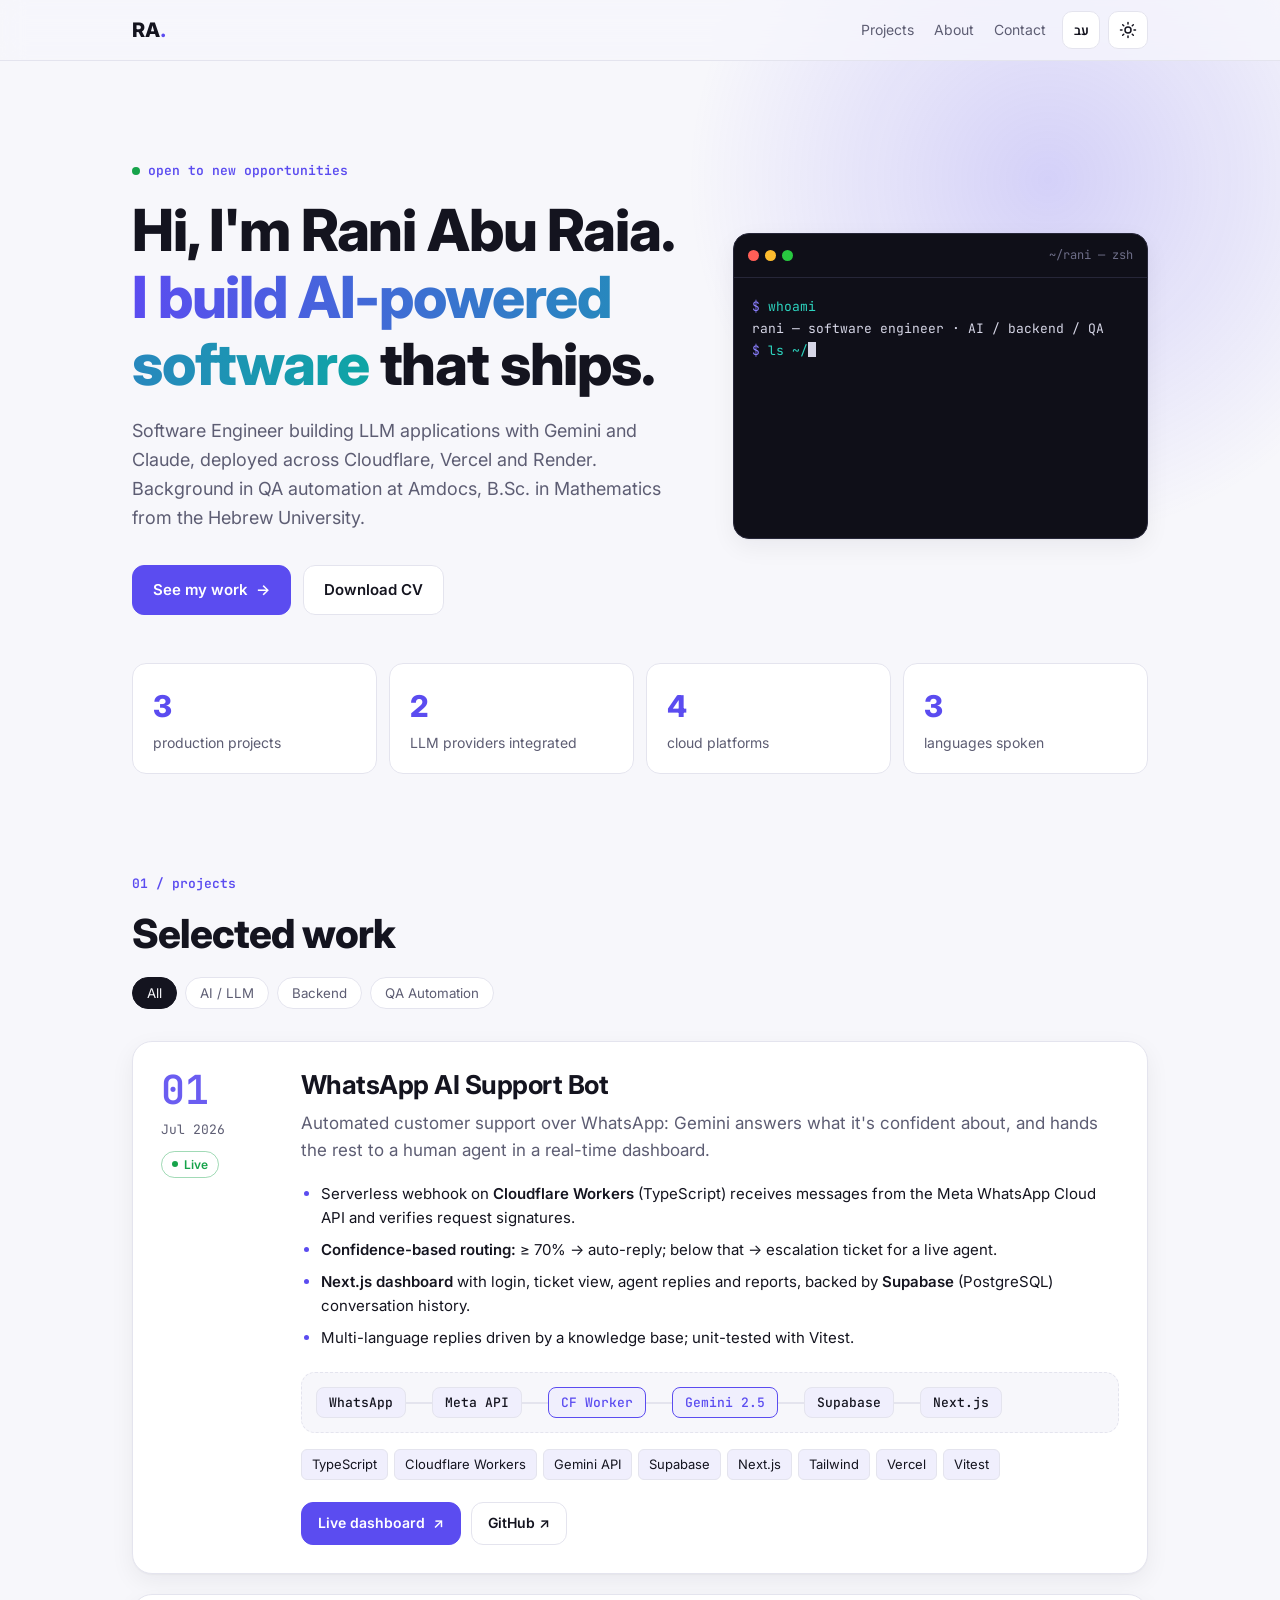
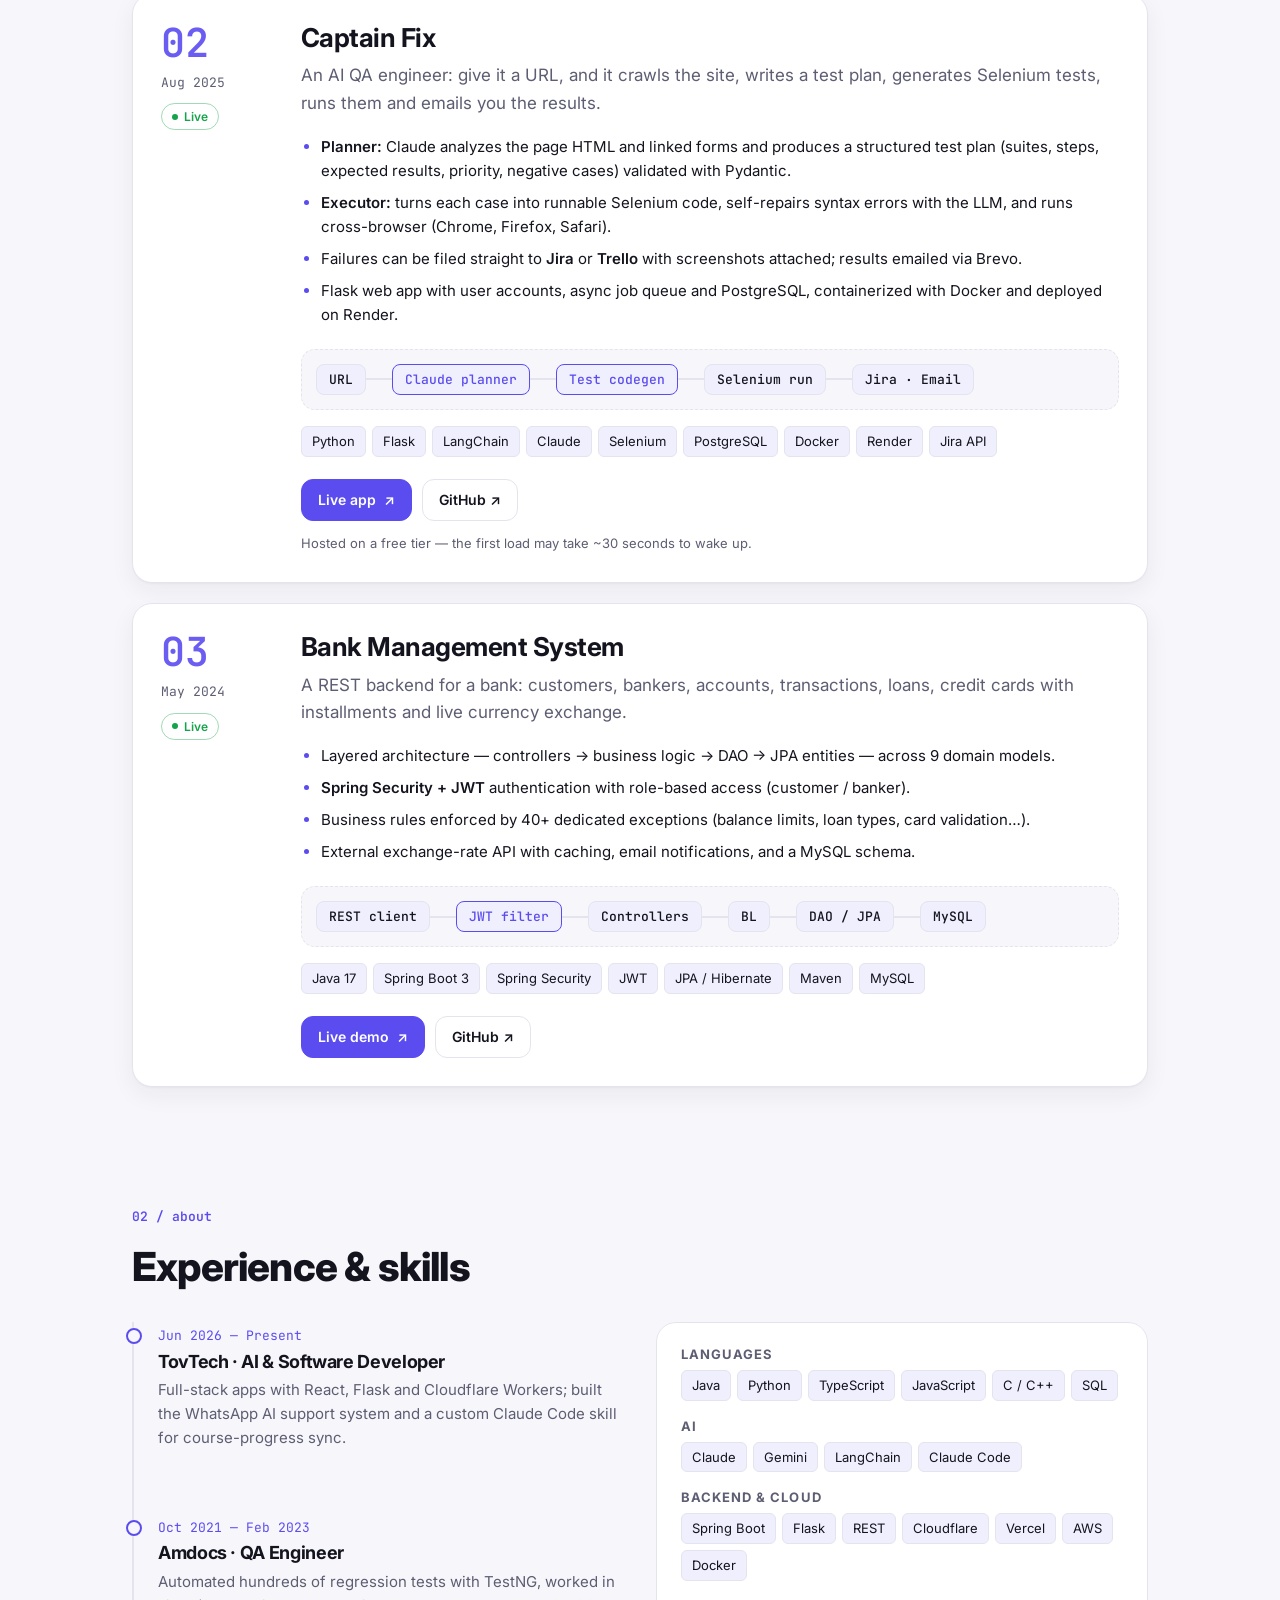
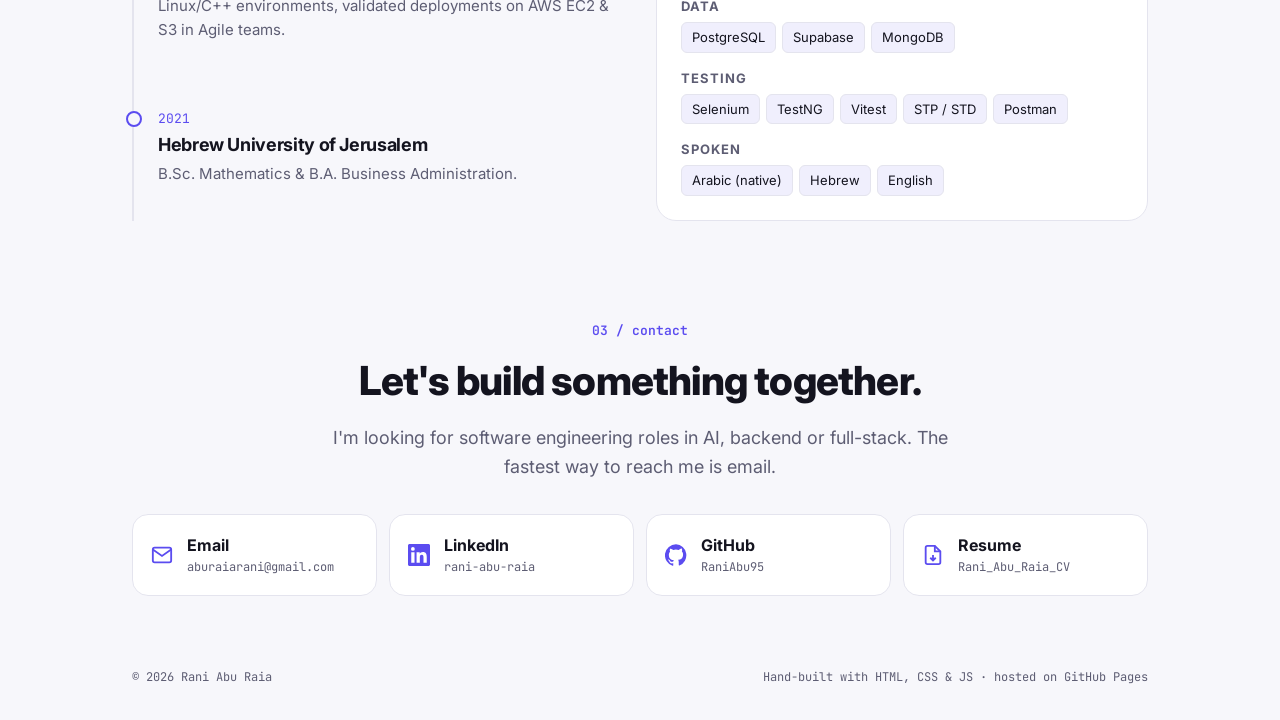
<file: index.html>
<!doctype html>
<html lang="en" dir="ltr">
<head>
  <meta charset="utf-8">
  <meta name="viewport" content="width=device-width, initial-scale=1">
  <title>Rani Abu Raia · Portfolio</title>
  <meta name="description" content="Rani Abu Raia — Software Engineer building LLM applications. Projects: Captain Fix, WhatsApp AI Support Bot, Bank Management System.">
  <meta property="og:title" content="Rani Abu Raia · Portfolio">
  <meta property="og:description" content="Software Engineer building LLM applications (Gemini, Claude), deployed across cloud platforms.">
  <meta property="og:type" content="website">
  <meta property="og:url" content="https://rani-support.com/">
  <meta property="og:site_name" content="Rani Abu Raia">
  <meta property="og:image" content="https://rani-support.com/assets/og-image.png">
  <meta property="og:image:width" content="1200">
  <meta property="og:image:height" content="630">
  <meta property="og:image:alt" content="Rani Abu Raia — I build AI-powered software. Software Engineer, LLM applications, QA Automation.">
  <meta name="twitter:card" content="summary_large_image">
  <meta name="twitter:title" content="Rani Abu Raia · Portfolio">
  <meta name="twitter:description" content="Software Engineer building LLM applications (Gemini, Claude), deployed across cloud platforms.">
  <meta name="twitter:image" content="https://rani-support.com/assets/og-image.png">
  <link rel="icon" href="data:image/svg+xml,<svg xmlns='http://www.w3.org/2000/svg' viewBox='0 0 64 64'><rect width='64' height='64' rx='14' fill='%236d5efc'/><text x='32' y='42' font-family='monospace' font-size='28' font-weight='700' fill='white' text-anchor='middle'>RA</text></svg>">
  <link rel="preconnect" href="https://fonts.googleapis.com">
  <link rel="preconnect" href="https://fonts.gstatic.com" crossorigin>
  <link href="https://fonts.googleapis.com/css2?family=Inter:wght@400;500;600;700;800&family=Heebo:wght@400;500;700;800&family=JetBrains+Mono:wght@400;600&display=swap" rel="stylesheet">
  <link rel="stylesheet" href="style.css">
  <script>
    // Apply saved language/theme before paint to avoid a flash.
    try {
      var l = localStorage.getItem('lang'); if (l === 'he') { document.documentElement.lang = 'he'; document.documentElement.dir = 'rtl'; }
      var t = localStorage.getItem('theme'); if (t) document.documentElement.dataset.theme = t;
    } catch (e) {}
  </script>
</head>
<body>
  <header class="nav">
    <div class="wrap nav-inner">
      <a class="logo" href="#top">RA<span>.</span></a>
      <nav class="nav-links">
        <a href="#projects"><span lang="en">Projects</span><span lang="he">פרויקטים</span></a>
        <a href="#about"><span lang="en">About</span><span lang="he">עליי</span></a>
        <a href="#contact"><span lang="en">Contact</span><span lang="he">צור קשר</span></a>
      </nav>
      <div class="nav-actions">
        <button class="icon-btn" id="lang-toggle" aria-label="Switch language">
          <span lang="en">עב</span><span lang="he">EN</span>
        </button>
        <button class="icon-btn" id="theme-toggle" aria-label="Toggle theme">
          <svg class="i-sun" viewBox="0 0 24 24" width="18" height="18" fill="none" stroke="currentColor" stroke-width="2" stroke-linecap="round"><circle cx="12" cy="12" r="4"/><path d="M12 2v2M12 20v2M4.9 4.9l1.4 1.4M17.7 17.7l1.4 1.4M2 12h2M20 12h2M4.9 19.1l1.4-1.4M17.7 6.3l1.4-1.4"/></svg>
          <svg class="i-moon" viewBox="0 0 24 24" width="18" height="18" fill="none" stroke="currentColor" stroke-width="2" stroke-linecap="round"><path d="M21 12.8A9 9 0 1 1 11.2 3a7 7 0 0 0 9.8 9.8z"/></svg>
        </button>
      </div>
    </div>
  </header>

  <main id="top">
    <!-- HERO -->
    <section class="hero wrap">
      <div class="hero-text">
        <p class="eyebrow mono"><span class="dot"></span><span lang="en">Open to new opportunities</span><span lang="he">פתוח להזדמנויות חדשות</span></p>
        <h1>
          <span lang="en">Hi, I'm Rani Abu Raia.<br><span class="grad">I build AI-powered software</span> that ships.</span>
          <span lang="he">היי, אני ראני אבו ריא.<br><span class="grad">אני בונה תוכנה מבוססת AI</span> שעולה לאוויר.</span>
        </h1>
        <p class="lead">
          <span lang="en">Software Engineer building LLM applications with Gemini and Claude, deployed across Cloudflare, Vercel and Render. Background in QA automation at Amdocs, B.Sc. in Mathematics from the Hebrew University.</span>
          <span lang="he">מהנדס תוכנה שבונה אפליקציות LLM עם Gemini ו-Claude, ומפרסם אותן על Cloudflare, Vercel ו-Render. רקע באוטומציית QA באמדוקס, ותואר ראשון במתמטיקה מהאוניברסיטה העברית.</span>
        </p>
        <div class="cta">
          <a class="btn primary" href="#projects"><span lang="en">See my work</span><span lang="he">לפרויקטים שלי</span> <span class="arrow">→</span></a>
          <a class="btn" href="assets/Rani_Abu_Raia_CV.pdf" data-cv download><span lang="en">Download CV</span><span lang="he">הורדת קורות חיים</span></a>
        </div>
      </div>

      <div class="terminal" aria-hidden="true">
        <div class="term-bar"><i></i><i></i><i></i><span class="mono">~/rani — zsh</span></div>
        <pre class="mono" id="term"></pre>
      </div>
    </section>

    <!-- STATS -->
    <section class="wrap stats">
      <div class="stat"><b>3</b><span lang="en">production projects</span><span lang="he">פרויקטים באוויר</span></div>
      <div class="stat"><b>2</b><span lang="en">LLM providers integrated</span><span lang="he">ספקי LLM משולבים</span></div>
      <div class="stat"><b>4</b><span lang="en">cloud platforms</span><span lang="he">פלטפורמות ענן</span></div>
      <div class="stat"><b>3</b><span lang="en">languages spoken</span><span lang="he">שפות מדוברות</span></div>
    </section>

    <!-- PROJECTS -->
    <section id="projects" class="wrap section">
      <div class="section-head">
        <p class="eyebrow mono">01 / <span lang="en">projects</span><span lang="he">פרויקטים</span></p>
        <h2><span lang="en">Selected work</span><span lang="he">עבודות נבחרות</span></h2>
        <div class="filters" role="tablist">
          <button class="chip active" data-filter="all"><span lang="en">All</span><span lang="he">הכל</span></button>
          <button class="chip" data-filter="ai">AI / LLM</button>
          <button class="chip" data-filter="backend">Backend</button>
          <button class="chip" data-filter="qa"><span lang="en">QA Automation</span><span lang="he">אוטומציית QA</span></button>
        </div>
      </div>

      <!-- WhatsApp -->
      <article class="project reveal" data-tags="ai backend">
        <div class="p-meta">
          <span class="p-num mono">01</span>
          <span class="p-date mono">Jul 2026</span>
          <span class="badge live"><span class="dot"></span>Live</span>
        </div>
        <div class="p-body">
          <h3><span lang="en">WhatsApp AI Support Bot</span><span lang="he">בוט תמיכה AI בוואטסאפ</span></h3>
          <p class="p-tagline">
            <span lang="en">Automated customer support over WhatsApp: Gemini answers what it's confident about, and hands the rest to a human agent in a real-time dashboard.</span>
            <span lang="he">מערכת תמיכת לקוחות אוטומטית בוואטסאפ: Gemini עונה כשהוא בטוח בתשובה, ומעביר את השאר לנציג אנושי בדשבורד בזמן אמת.</span>
          </p>
          <ul class="p-points">
            <li><span lang="en">Serverless webhook on <b>Cloudflare Workers</b> (TypeScript) receives messages from the Meta WhatsApp Cloud API and verifies request signatures.</span><span lang="he"><b>Webhook</b> ללא שרת על Cloudflare Workers ‏(TypeScript) שמקבל הודעות מ-Meta WhatsApp Cloud API ומאמת חתימות.</span></li>
            <li><span lang="en"><b>Confidence-based routing:</b> ≥ 70% → auto-reply; below that → escalation ticket for a live agent.</span><span lang="he"><b>ניתוב לפי רמת ביטחון:</b> מעל 70% – תשובה אוטומטית; מתחת – פתיחת קריאה לנציג אנושי.</span></li>
            <li><span lang="en"><b>Next.js dashboard</b> with login, ticket view, agent replies and reports, backed by <b>Supabase</b> (PostgreSQL) conversation history.</span><span lang="he"><b>דשבורד Next.js</b> עם התחברות, ניהול קריאות, מענה של נציגים ודוחות, על גבי היסטוריית שיחות ב-<b>Supabase</b>.</span></li>
            <li><span lang="en">Multi-language replies driven by a knowledge base; unit-tested with Vitest.</span><span lang="he">תמיכה בריבוי שפות על בסיס מאגר ידע; בדיקות יחידה עם Vitest.</span></li>
          </ul>
          <div class="flow" aria-label="Architecture">
            <span class="node">WhatsApp</span><span class="edge"></span>
            <span class="node">Meta API</span><span class="edge"></span>
            <span class="node hl">CF Worker</span><span class="edge"></span>
            <span class="node hl">Gemini 2.5</span><span class="edge"></span>
            <span class="node">Supabase</span><span class="edge"></span>
            <span class="node">Next.js</span>
          </div>
          <div class="stack">
            <span>TypeScript</span><span>Cloudflare Workers</span><span>Gemini API</span><span>Supabase</span><span>Next.js</span><span>Tailwind</span><span>Vercel</span><span>Vitest</span>
          </div>
          <div class="p-links">
            <a class="btn primary sm" href="https://whatsapp.rani-support.com" target="_blank" rel="noopener"><span lang="en">Live dashboard</span><span lang="he">דשבורד חי</span> ↗</a>
            <a class="btn sm" href="https://github.com/RaniAbu95/whatsapp-support-bot" target="_blank" rel="noopener">GitHub ↗</a>
          </div>
        </div>
      </article>

      <!-- Captain Fix -->
      <article class="project reveal" data-tags="ai qa backend">
        <div class="p-meta">
          <span class="p-num mono">02</span>
          <span class="p-date mono">Aug 2025</span>
          <span class="badge live"><span class="dot"></span>Live</span>
        </div>
        <div class="p-body">
          <h3>Captain Fix</h3>
          <p class="p-tagline">
            <span lang="en">An AI QA engineer: give it a URL, and it crawls the site, writes a test plan, generates Selenium tests, runs them and emails you the results.</span>
            <span lang="he">מהנדס QA מבוסס AI: נותנים לו כתובת אתר, והוא סורק אותו, כותב תוכנית בדיקות, מייצר בדיקות Selenium, מריץ אותן ושולח את התוצאות במייל.</span>
          </p>
          <ul class="p-points">
            <li><span lang="en"><b>Planner:</b> Claude analyzes the page HTML and linked forms and produces a structured test plan (suites, steps, expected results, priority, negative cases) validated with Pydantic.</span><span lang="he"><b>Planner:</b> ‏Claude מנתח את ה-HTML של האתר ושל הטפסים המקושרים ומפיק תוכנית בדיקות מובנית (סוויטות, צעדים, תוצאה צפויה, עדיפות, בדיקות שליליות) שמאומתת עם Pydantic.</span></li>
            <li><span lang="en"><b>Executor:</b> turns each case into runnable Selenium code, self-repairs syntax errors with the LLM, and runs cross-browser (Chrome, Firefox, Safari).</span><span lang="he"><b>Executor:</b> ממיר כל מקרה בדיקה לקוד Selenium, מתקן שגיאות תחביר בעזרת ה-LLM, ומריץ על כמה דפדפנים (Chrome, Firefox, Safari).</span></li>
            <li><span lang="en">Failures can be filed straight to <b>Jira</b> or <b>Trello</b> with screenshots attached; results emailed via Brevo.</span><span lang="he">כשלונות נפתחים אוטומטית כבאגים ב-<b>Jira</b> או ב-<b>Trello</b> עם צילומי מסך; התוצאות נשלחות במייל דרך Brevo.</span></li>
            <li><span lang="en">Flask web app with user accounts, async job queue and PostgreSQL, containerized with Docker and deployed on Render.</span><span lang="he">אפליקציית Flask עם משתמשים, הרצה אסינכרונית ו-PostgreSQL, ארוזה ב-Docker ומפורסמת ב-Render.</span></li>
          </ul>
          <div class="flow" aria-label="Architecture">
            <span class="node">URL</span><span class="edge"></span>
            <span class="node hl">Claude planner</span><span class="edge"></span>
            <span class="node hl">Test codegen</span><span class="edge"></span>
            <span class="node">Selenium run</span><span class="edge"></span>
            <span class="node">Jira · Email</span>
          </div>
          <div class="stack">
            <span>Python</span><span>Flask</span><span>LangChain</span><span>Claude</span><span>Selenium</span><span>PostgreSQL</span><span>Docker</span><span>Render</span><span>Jira API</span>
          </div>
          <div class="p-links">
            <a class="btn primary sm" href="https://captain.rani-support.com/" target="_blank" rel="noopener"><span lang="en">Live app</span><span lang="he">אפליקציה חיה</span> ↗</a>
            <a class="btn sm" href="https://github.com/RaniAbu95/Captin-Fix-deployed" target="_blank" rel="noopener">GitHub ↗</a>
          </div>
          <p class="note"><span lang="en">Hosted on a free tier — the first load may take ~30 seconds to wake up.</span><span lang="he">מתארח בשכבה חינמית – הטעינה הראשונה עשויה לקחת כ-30 שניות.</span></p>
        </div>
      </article>

      <!-- Bank -->
      <article class="project reveal" data-tags="backend">
        <div class="p-meta">
          <span class="p-num mono">03</span>
          <span class="p-date mono">May 2024</span>
          <span class="badge live"><span class="dot"></span>Live</span>
        </div>
        <div class="p-body">
          <h3><span lang="en">Bank Management System</span><span lang="he">מערכת ניהול בנק</span></h3>
          <p class="p-tagline">
            <span lang="en">A REST backend for a bank: customers, bankers, accounts, transactions, loans, credit cards with installments and live currency exchange.</span>
            <span lang="he">שרת REST לבנק: לקוחות, בנקאים, חשבונות, העברות, הלוואות, כרטיסי אשראי עם תשלומים והמרת מטבע בזמן אמת.</span>
          </p>
          <ul class="p-points">
            <li><span lang="en">Layered architecture — controllers → business logic → DAO → JPA entities — across 9 domain models.</span><span lang="he">ארכיטקטורה בשכבות – Controllers ← לוגיקה עסקית ← DAO ← ישויות JPA – על פני 9 מודלים.</span></li>
            <li><span lang="en"><b>Spring Security + JWT</b> authentication with role-based access (customer / banker).</span><span lang="he">אימות עם <b>Spring Security + JWT</b> והרשאות לפי תפקיד (לקוח / בנקאי).</span></li>
            <li><span lang="en">Business rules enforced by 40+ dedicated exceptions (balance limits, loan types, card validation…).</span><span lang="he">כללים עסקיים שנאכפים דרך יותר מ-40 חריגות ייעודיות (מגבלות יתרה, סוגי הלוואות, אימות כרטיס…).</span></li>
            <li><span lang="en">External exchange-rate API with caching, email notifications, and a MySQL schema.</span><span lang="he">חיבור ל-API חיצוני לשערי מטבע עם Caching, התראות במייל וסכמת MySQL.</span></li>
          </ul>
          <div class="flow" aria-label="Architecture">
            <span class="node">REST client</span><span class="edge"></span>
            <span class="node hl">JWT filter</span><span class="edge"></span>
            <span class="node">Controllers</span><span class="edge"></span>
            <span class="node">BL</span><span class="edge"></span>
            <span class="node">DAO / JPA</span><span class="edge"></span>
            <span class="node">MySQL</span>
          </div>
          <div class="stack">
            <span>Java 17</span><span>Spring Boot 3</span><span>Spring Security</span><span>JWT</span><span>JPA / Hibernate</span><span>Maven</span><span>MySQL</span>
          </div>
          <div class="p-links">
            <a class="btn primary sm" href="https://bank.rani-support.com/login" target="_blank" rel="noopener"><span lang="en">Live demo</span><span lang="he">לאתר החי</span> ↗</a>
            <a class="btn sm" href="https://github.com/RaniAbu95/BANK" target="_blank" rel="noopener">GitHub ↗</a>
          </div>
        </div>
      </article>
    </section>

    <!-- ABOUT -->
    <section id="about" class="wrap section">
      <div class="section-head">
        <p class="eyebrow mono">02 / <span lang="en">about</span><span lang="he">עליי</span></p>
        <h2><span lang="en">Experience &amp; skills</span><span lang="he">ניסיון וכישורים</span></h2>
      </div>
      <div class="about-grid">
        <div class="timeline">
          <div class="t-item reveal">
            <span class="t-date mono">Jun 2026 — <span lang="en">Present</span><span lang="he">היום</span></span>
            <h4>TovTech · <span lang="en">AI &amp; Software Developer</span><span lang="he">מפתח AI ותוכנה</span></h4>
            <p><span lang="en">Full-stack apps with React, Flask and Cloudflare Workers; built the WhatsApp AI support system and a custom Claude Code skill for course-progress sync.</span><span lang="he">פיתוח Full-stack עם React, ‏Flask ו-Cloudflare Workers; בניית מערכת התמיכה בוואטסאפ ו-Skill מותאם ל-Claude Code לסנכרון התקדמות בקורסים.</span></p>
          </div>
          <div class="t-item reveal">
            <span class="t-date mono">Oct 2021 — Feb 2023</span>
            <h4>Amdocs · <span lang="en">QA Engineer</span><span lang="he">מהנדס QA</span></h4>
            <p><span lang="en">Automated hundreds of regression tests with TestNG, worked in Linux/C++ environments, validated deployments on AWS EC2 &amp; S3 in Agile teams.</span><span lang="he">אוטומציה של מאות בדיקות רגרסיה עם TestNG, עבודה בסביבות Linux/C++, ואימות פריסות על AWS EC2 ו-S3 בצוותי Agile.</span></p>
          </div>
          <div class="t-item reveal">
            <span class="t-date mono">2021</span>
            <h4><span lang="en">Hebrew University of Jerusalem</span><span lang="he">האוניברסיטה העברית בירושלים</span></h4>
            <p><span lang="en">B.Sc. Mathematics &amp; B.A. Business Administration.</span><span lang="he">B.Sc. במתמטיקה ו-B.A. במנהל עסקים.</span></p>
          </div>
        </div>
        <div class="skills reveal">
          <div class="s-group"><h5 lang="en">Languages</h5><h5 lang="he">שפות תכנות</h5><div class="stack"><span>Java</span><span>Python</span><span>TypeScript</span><span>JavaScript</span><span>C / C++</span><span>SQL</span></div></div>
          <div class="s-group"><h5>AI</h5><div class="stack"><span>Claude</span><span>Gemini</span><span>LangChain</span><span>Claude Code</span></div></div>
          <div class="s-group"><h5>Backend &amp; Cloud</h5><div class="stack"><span>Spring Boot</span><span>Flask</span><span>REST</span><span>Cloudflare</span><span>Vercel</span><span>AWS</span><span>Docker</span></div></div>
          <div class="s-group"><h5>Data</h5><div class="stack"><span>PostgreSQL</span><span>Supabase</span><span>MongoDB</span></div></div>
          <div class="s-group"><h5>Testing</h5><div class="stack"><span>Selenium</span><span>TestNG</span><span>Vitest</span><span>STP / STD</span><span>Postman</span></div></div>
          <div class="s-group"><h5 lang="en">Spoken</h5><h5 lang="he">שפות</h5><div class="stack"><span lang="en">Arabic (native)</span><span lang="he">ערבית (שפת אם)</span><span lang="en">Hebrew</span><span lang="he">עברית</span><span lang="en">English</span><span lang="he">אנגלית</span></div></div>
        </div>
      </div>
    </section>

    <!-- CONTACT -->
    <section id="contact" class="wrap section contact reveal">
      <p class="eyebrow mono">03 / <span lang="en">contact</span><span lang="he">צור קשר</span></p>
      <h2><span lang="en">Let's build something together.</span><span lang="he">בואו נבנה משהו ביחד.</span></h2>
      <p class="lead"><span lang="en">I'm looking for software engineering roles in AI, backend or full-stack. The fastest way to reach me is email.</span><span lang="he">אני מחפש תפקידי פיתוח תוכנה בתחומי AI, Backend או Full-stack. הדרך המהירה ביותר להשיג אותי היא במייל.</span></p>
      <div class="contact-links">
        <a class="c-card" href="mailto:aburaiarani@gmail.com">
          <svg viewBox="0 0 24 24" width="22" height="22" fill="none" stroke="currentColor" stroke-width="2"><rect x="2" y="4" width="20" height="16" rx="2"/><path d="m22 6-10 7L2 6"/></svg>
          <span><b>Email</b><small class="mono">aburaiarani@gmail.com</small></span>
        </a>
        <a class="c-card" href="https://www.linkedin.com/in/rani-abu-raia-162a55394/" target="_blank" rel="noopener">
          <svg viewBox="0 0 24 24" width="22" height="22" fill="currentColor"><path d="M20.45 20.45h-3.55v-5.57c0-1.33-.03-3.04-1.85-3.04-1.85 0-2.14 1.45-2.14 2.94v5.67H9.35V9h3.41v1.56h.05c.48-.9 1.64-1.85 3.37-1.85 3.6 0 4.27 2.37 4.27 5.46v6.28zM5.34 7.43a2.06 2.06 0 1 1 0-4.12 2.06 2.06 0 0 1 0 4.12zM7.12 20.45H3.56V9h3.56v11.45zM22.22 0H1.77C.79 0 0 .77 0 1.73v20.54C0 23.23.79 24 1.77 24h20.45c.98 0 1.78-.77 1.78-1.73V1.73C24 .77 23.2 0 22.22 0z"/></svg>
          <span><b>LinkedIn</b><small class="mono">rani-abu-raia</small></span>
        </a>
        <a class="c-card" href="https://github.com/RaniAbu95" target="_blank" rel="noopener">
          <svg viewBox="0 0 24 24" width="22" height="22" fill="currentColor"><path d="M12 .3a12 12 0 0 0-3.8 23.4c.6.1.8-.3.8-.6v-2c-3.3.7-4-1.6-4-1.6-.6-1.4-1.4-1.8-1.4-1.8-1-.7.1-.7.1-.7 1.2.1 1.8 1.2 1.8 1.2 1 1.8 2.8 1.3 3.5 1 .1-.8.4-1.3.7-1.6-2.7-.3-5.5-1.3-5.5-6 0-1.2.5-2.3 1.3-3.1-.2-.4-.6-1.6.1-3.2 0 0 1-.3 3.3 1.2a11.5 11.5 0 0 1 6 0C17.3 4.7 18.3 5 18.3 5c.7 1.6.3 2.8.1 3.2.8.8 1.3 1.9 1.3 3.2 0 4.6-2.8 5.6-5.5 5.9.4.4.8 1.1.8 2.2v3.3c0 .3.2.7.8.6A12 12 0 0 0 12 .3"/></svg>
          <span><b>GitHub</b><small class="mono">RaniAbu95</small></span>
        </a>
        <a class="c-card" href="assets/Rani_Abu_Raia_CV.pdf" data-cv download>
          <svg viewBox="0 0 24 24" width="22" height="22" fill="none" stroke="currentColor" stroke-width="2"><path d="M14 2H6a2 2 0 0 0-2 2v16a2 2 0 0 0 2 2h12a2 2 0 0 0 2-2V8z"/><path d="M14 2v6h6M12 18v-6M9 15l3 3 3-3"/></svg>
          <span><b lang="en">Resume</b><b lang="he">קורות חיים</b><small class="mono" lang="en">Rani_Abu_Raia_CV</small><small class="mono" lang="he">Rani_Abu_Raia_CV_Hebrew</small></span>
        </a>
      </div>
    </section>
  </main>

  <footer class="wrap footer mono">
    <span>© <span id="year">2026</span> Rani Abu Raia</span>
    <span lang="en">Hand-built with HTML, CSS &amp; JS · hosted on GitHub Pages</span><span lang="he">נבנה ב-HTML, ‏CSS ו-JS · מתארח ב-GitHub Pages</span>
  </footer>

  <script src="script.js"></script>
</body>
</html>
</file>
<file: style.css>
/* ---------- tokens ---------- */
:root {
  --bg: #f7f7fb;
  --bg-2: #ffffff;
  --text: #14141f;
  --muted: #5d5d73;
  --line: #e4e4ee;
  --accent: #5b4cf0;
  --accent-2: #0ea5a5;
  --node: #f0effd;
  --shadow: 0 1px 2px rgba(20, 20, 40, .04), 0 8px 24px rgba(20, 20, 40, .06);
  --live: #16a34a;
  color-scheme: light;
}
@media (prefers-color-scheme: dark) {
  :root:not([data-theme="light"]) {
    --bg: #0b0b12;
    --bg-2: #13131d;
    --text: #ececf4;
    --muted: #9a9ab2;
    --line: #25253a;
    --accent: #8b7fff;
    --accent-2: #2dd4bf;
    --node: #1c1b2e;
    --shadow: 0 1px 2px rgba(0, 0, 0, .3), 0 8px 30px rgba(0, 0, 0, .35);
    --live: #4ade80;
    color-scheme: dark;
  }
}
:root[data-theme="dark"] {
  --bg: #0b0b12;
  --bg-2: #13131d;
  --text: #ececf4;
  --muted: #9a9ab2;
  --line: #25253a;
  --accent: #8b7fff;
  --accent-2: #2dd4bf;
  --node: #1c1b2e;
  --shadow: 0 1px 2px rgba(0, 0, 0, .3), 0 8px 30px rgba(0, 0, 0, .35);
  --live: #4ade80;
  color-scheme: dark;
}

/* ---------- language switching ---------- */
html[lang="en"] [lang="he"],
html[lang="he"] [lang="en"] { display: none !important; }

/* ---------- base ---------- */
* { box-sizing: border-box; }
html { scroll-behavior: smooth; scroll-padding-top: 72px; }
body {
  margin: 0;
  background: var(--bg);
  color: var(--text);
  font: 16px/1.6 "Inter", system-ui, sans-serif;
  -webkit-font-smoothing: antialiased;
  overflow-x: hidden;
}
html[lang="he"] body { font-family: "Heebo", "Inter", system-ui, sans-serif; }
body::before {
  content: "";
  position: fixed; inset: -20% -10% auto auto;
  width: 60vw; height: 60vw; max-width: 720px; max-height: 720px;
  background: radial-gradient(closest-side, color-mix(in srgb, var(--accent) 22%, transparent), transparent);
  pointer-events: none; z-index: -1;
}
a { color: inherit; text-decoration: none; }
.mono { font-family: "JetBrains Mono", ui-monospace, monospace; }
.wrap { width: 100%; max-width: 1080px; margin: 0 auto; padding: 0 16px; }
@media (min-width: 720px) { .wrap { padding: 0 32px; } }
h1, h2, h3, h4, h5 { margin: 0; line-height: 1.15; letter-spacing: -.02em; }
html[lang="he"] h1, html[lang="he"] h2, html[lang="he"] h3 { letter-spacing: 0; }

/* ---------- nav ---------- */
.nav {
  position: sticky; top: 0; z-index: 10;
  backdrop-filter: saturate(1.4) blur(12px);
  background: color-mix(in srgb, var(--bg) 78%, transparent);
  border-bottom: 1px solid var(--line);
}
.nav-inner { display: flex; align-items: center; gap: 16px; height: 60px; }
.logo { font-weight: 800; font-size: 20px; }
.logo span { color: var(--accent); }
.nav-links { display: flex; gap: 20px; margin-inline-start: auto; font-size: 14px; color: var(--muted); }
.nav-links a:hover { color: var(--text); }
.nav-actions { display: flex; gap: 8px; }
@media (max-width: 560px) { .nav-links { display: none; } .nav-actions { margin-inline-start: auto; } }
.icon-btn {
  display: grid; place-items: center;
  min-width: 38px; height: 38px; padding: 0 10px;
  border-radius: 10px; border: 1px solid var(--line);
  background: var(--bg-2); color: var(--text);
  font: 600 13px "Heebo", "Inter", sans-serif; cursor: pointer;
}
.icon-btn:hover { border-color: var(--accent); }
.i-moon { display: none; }
:root[data-theme="dark"] .i-sun { display: none; }
:root[data-theme="dark"] .i-moon { display: block; }

/* ---------- hero ---------- */
.hero {
  display: grid; gap: 40px; align-items: center;
  padding-top: 72px; padding-bottom: 48px;
}
@media (min-width: 920px) { .hero { grid-template-columns: 1.15fr .85fr; padding-top: 96px; } }
.eyebrow { display: inline-flex; align-items: center; gap: 8px; margin: 0 0 16px; color: var(--accent); font-size: 13px; font-weight: 600; text-transform: lowercase; }
.dot { width: 8px; height: 8px; border-radius: 50%; background: var(--live); box-shadow: 0 0 0 0 var(--live); animation: pulse 2s infinite; }
@keyframes pulse { 0% { box-shadow: 0 0 0 0 color-mix(in srgb, var(--live) 60%, transparent); } 70%, 100% { box-shadow: 0 0 0 8px transparent; } }
h1 { font-size: clamp(34px, 6vw, 58px); font-weight: 800; }
.grad { background: linear-gradient(90deg, var(--accent), var(--accent-2)); -webkit-background-clip: text; background-clip: text; color: transparent; }
.lead { color: var(--muted); font-size: 18px; max-width: 60ch; margin: 20px 0 0; }
.cta { display: flex; flex-wrap: wrap; gap: 12px; margin-top: 32px; }
.btn {
  display: inline-flex; align-items: center; gap: 8px;
  padding: 12px 20px; border-radius: 12px;
  border: 1px solid var(--line); background: var(--bg-2);
  font-weight: 600; font-size: 15px;
  transition: transform .15s, border-color .15s, box-shadow .15s;
}
.btn:hover { transform: translateY(-2px); border-color: var(--accent); box-shadow: var(--shadow); }
.btn.primary { background: var(--accent); border-color: var(--accent); color: #fff; }
.btn.sm { padding: 9px 16px; font-size: 14px; }
html[dir="rtl"] .arrow { transform: scaleX(-1); display: inline-block; }

.terminal {
  border-radius: 16px; overflow: hidden;
  background: #0f0f18; border: 1px solid #262638;
  box-shadow: var(--shadow); direction: ltr;
}
.term-bar { display: flex; align-items: center; gap: 6px; padding: 12px 14px; border-bottom: 1px solid #262638; }
.term-bar i { width: 11px; height: 11px; border-radius: 50%; background: #ff5f57; }
.term-bar i:nth-child(2) { background: #febc2e; }
.term-bar i:nth-child(3) { background: #28c840; }
.term-bar span { margin-inline-start: auto; font-size: 12px; color: #6e6e88; }
#term { margin: 0; padding: 18px; min-height: 260px; font-size: 13px; line-height: 1.7; color: #d6d6e6; white-space: pre-wrap; }
#term .p { color: #8b7fff; }
#term .c { color: #2dd4bf; }
#term .m { color: #6e6e88; }
#term .cursor { display: inline-block; width: 8px; height: 15px; background: #d6d6e6; vertical-align: -2px; animation: blink 1s steps(1) infinite; }
@keyframes blink { 50% { opacity: 0; } }

/* ---------- stats ---------- */
.stats { display: grid; grid-template-columns: repeat(2, 1fr); gap: 12px; }
@media (min-width: 720px) { .stats { grid-template-columns: repeat(4, 1fr); } }
.stat { padding: 18px 20px; border: 1px solid var(--line); border-radius: 14px; background: var(--bg-2); }
.stat b { display: block; font-size: 30px; font-weight: 800; color: var(--accent); }
.stat span { color: var(--muted); font-size: 14px; }

/* ---------- sections ---------- */
.section { padding-top: 96px; scroll-margin-top: -72px; }
.section-head { margin-bottom: 32px; }
h2 { font-size: clamp(28px, 4vw, 40px); font-weight: 800; }
.filters { display: flex; flex-wrap: wrap; gap: 8px; margin-top: 20px; }
.chip {
  padding: 7px 14px; border-radius: 999px; cursor: pointer;
  border: 1px solid var(--line); background: var(--bg-2); color: var(--muted);
  font: 500 14px inherit; font-family: inherit;
}
.chip:hover { color: var(--text); }
.chip.active { background: var(--text); color: var(--bg); border-color: var(--text); }

/* ---------- project cards ---------- */
.project {
  display: grid; gap: 20px;
  padding: 28px; margin-bottom: 20px;
  border: 1px solid var(--line); border-radius: 20px;
  background: var(--bg-2); box-shadow: var(--shadow);
  transition: border-color .2s, transform .2s;
}
@media (max-width: 480px) { .project { padding: 20px; } }
@media (min-width: 820px) { .project { grid-template-columns: 120px 1fr; } }
.project:hover { border-color: color-mix(in srgb, var(--accent) 45%, var(--line)); }
.project.hidden { display: none; }
.p-meta { display: flex; flex-wrap: wrap; gap: 10px; align-items: center; align-content: start; }
@media (min-width: 820px) { .p-meta { flex-direction: column; align-items: flex-start; } }
.p-num { font-size: 40px; font-weight: 600; line-height: 1; color: var(--accent); opacity: .9; }
.p-date { font-size: 13px; color: var(--muted); }
.badge { display: inline-flex; align-items: center; gap: 6px; padding: 3px 10px; border-radius: 999px; border: 1px solid var(--line); font-size: 12px; font-weight: 600; color: var(--muted); }
.badge.live { color: var(--live); border-color: color-mix(in srgb, var(--live) 40%, transparent); }
.badge .dot { width: 6px; height: 6px; }
.p-body h3 { font-size: 26px; font-weight: 700; }
.p-tagline { margin: 10px 0 0; font-size: 17px; color: var(--muted); }
.p-points { margin: 18px 0 0; padding-inline-start: 20px; display: grid; gap: 8px; font-size: 15px; }
.p-points li::marker { color: var(--accent); }
.p-points b { font-weight: 600; }

.flow {
  display: flex; flex-wrap: wrap; align-items: center; gap: 6px 0;
  margin-top: 22px; padding: 14px; border-radius: 14px;
  background: var(--bg); border: 1px dashed var(--line);
  direction: ltr;
}
.node { padding: 6px 12px; border-radius: 8px; background: var(--node); border: 1px solid var(--line); font: 500 13px "JetBrains Mono", monospace; white-space: nowrap; }
.node.hl { border-color: var(--accent); color: var(--accent); }
.edge { position: relative; width: 26px; height: 2px; background: var(--line); overflow: hidden; }
.edge::after { content: ""; position: absolute; top: 0; left: -40%; width: 40%; height: 100%; background: var(--accent); animation: flow 1.6s linear infinite; }
@keyframes flow { to { left: 100%; } }

.stack { display: flex; flex-wrap: wrap; gap: 6px; margin-top: 16px; }
.stack span { padding: 4px 10px; border-radius: 6px; font-size: 13px; background: var(--node); color: var(--text); border: 1px solid var(--line); }
.p-links { display: flex; flex-wrap: wrap; gap: 10px; margin-top: 22px; }
.note { margin: 12px 0 0; font-size: 13px; color: var(--muted); }

/* ---------- about ---------- */
.about-grid { display: grid; gap: 32px; }
@media (min-width: 880px) { .about-grid { grid-template-columns: 1fr 1fr; } }
.timeline { border-inline-start: 2px solid var(--line); padding-inline-start: 24px; display: grid; gap: 28px; }
.t-item { position: relative; }
.t-item::before { content: ""; position: absolute; inset-inline-start: -32px; top: 6px; width: 12px; height: 12px; border-radius: 50%; background: var(--bg); border: 2px solid var(--accent); }
.t-date { font-size: 13px; color: var(--accent); }
.t-item h4 { font-size: 18px; margin-top: 4px; }
.t-item p { margin: 6px 0 0; color: var(--muted); font-size: 15px; }
.skills { display: grid; gap: 18px; padding: 24px; border: 1px solid var(--line); border-radius: 20px; background: var(--bg-2); }
.s-group h5 { font-size: 13px; text-transform: uppercase; letter-spacing: .08em; color: var(--muted); }
.s-group .stack { margin-top: 8px; }

/* ---------- contact ---------- */
.contact { text-align: center; }
.contact .lead { margin-inline: auto; }
.contact-links { display: grid; gap: 12px; margin-top: 32px; grid-template-columns: 1fr; text-align: start; }
@media (min-width: 620px) { .contact-links { grid-template-columns: repeat(2, 1fr); } }
@media (min-width: 960px) { .contact-links { grid-template-columns: repeat(4, 1fr); } }
.c-card { display: flex; align-items: center; gap: 14px; padding: 18px; border-radius: 16px; border: 1px solid var(--line); background: var(--bg-2); transition: transform .15s, border-color .15s; min-width: 0; }
.c-card:hover { transform: translateY(-3px); border-color: var(--accent); }
.c-card svg { flex: none; color: var(--accent); }
.c-card span { display: grid; min-width: 0; }
.c-card small { color: var(--muted); font-size: 12px; overflow: hidden; text-overflow: ellipsis; white-space: nowrap; }

.footer { display: flex; flex-wrap: wrap; justify-content: space-between; gap: 8px; padding-top: 72px; padding-bottom: 32px; font-size: 12px; color: var(--muted); }

/* ---------- motion ---------- */
.reveal { opacity: 0; transform: translateY(18px); transition: opacity .6s ease, transform .6s ease; }
.reveal.in { opacity: 1; transform: none; }
@media (prefers-reduced-motion: reduce) {
  html { scroll-behavior: auto; }
  .reveal { opacity: 1; transform: none; transition: none; }
  .edge::after, .dot, #term .cursor { animation: none; }
}

/* keep grid children from overflowing narrow screens */
.hero > *, .project > *, .about-grid > * { min-width: 0; }
</file>
